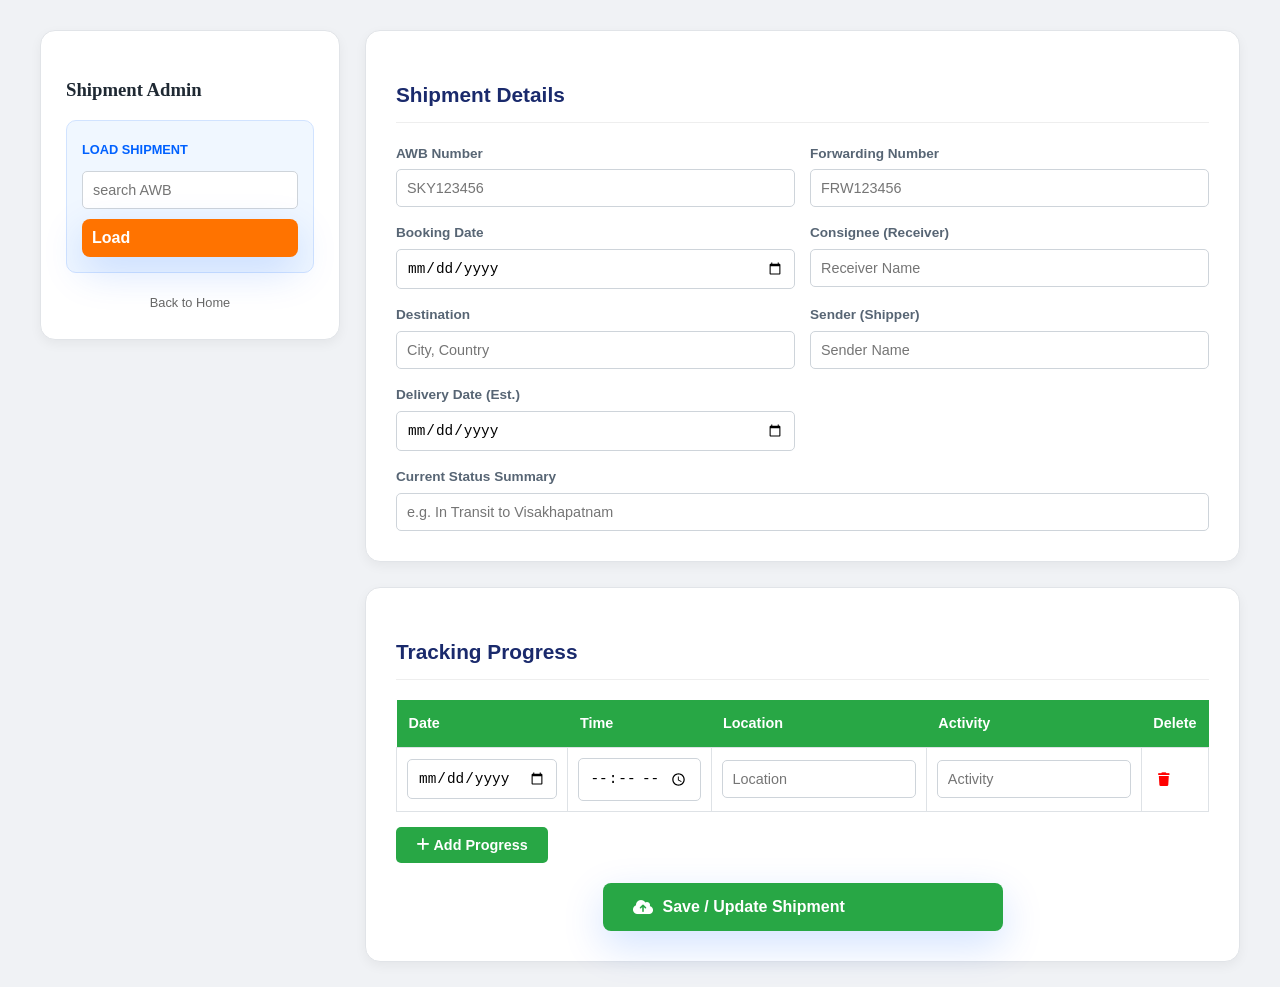
<file: admin.html>
<!DOCTYPE html>
<html lang="en">
<head>
<meta charset="utf-8">
<meta name="viewport" content="width=device-width,initial-scale=1" />
<title>Shipment Admin | SKY EXPRESS</title>

<link rel="stylesheet" href="style.css">
<link rel="stylesheet" href="https://cdnjs.cloudflare.com/ajax/libs/font-awesome/6.5.0/css/all.min.css"/>

<style>
body { padding:30px 20px; background:#f0f2f5; font-family:'Plus Jakarta Sans',sans-serif; }

.admin-container{
max-width:1200px;
margin:0 auto;
display:grid;
grid-template-columns:300px 1fr;
gap:25px;
}

.sidebar{
background:#fff;
padding:25px;
border-radius:15px;
box-shadow:0 4px 12px rgba(0,0,0,0.05);
height:fit-content;
border:1px solid #e1e4e8;
}

.search-group{
background:#f0f7ff;
padding:15px;
border-radius:10px;
border:1px solid #d1e3ff;
}

.card{
background:#fff;
padding:30px;
border-radius:15px;
box-shadow:0 4px 12px rgba(0,0,0,0.05);
margin-bottom:25px;
border:1px solid #e1e4e8;
}

.card-title{
font-family:'Outfit',sans-serif;
font-size:1.3rem;
margin-bottom:20px;
color:#1a2a6c;
border-bottom:1px solid #eee;
padding-bottom:10px;
}

.form-grid{
display:grid;
grid-template-columns:repeat(2,1fr);
gap:15px;
}

.form-group label{
display:block;
font-size:0.85rem;
font-weight:700;
color:#576574;
margin-bottom:5px;
}

input,select,textarea{
width:100%;
padding:10px;
border:1px solid #ced4da;
border-radius:5px;
font-size:0.9rem;
}

.progress-table{
width:100%;
border-collapse:collapse;
margin-top:15px;
}

.progress-table th{
background:#28a745;
color:white;
padding:12px;
text-align:left;
font-size:0.9rem;
}

.progress-table td{
padding:10px;
border:1px solid #dee2e6;
}

.btn-add{
background:#28a745;
color:white;
border:none;
padding:10px 20px;
border-radius:5px;
cursor:pointer;
margin-top:15px;
font-weight:600;
font-size:0.9rem;
}

.btn-main{
border:none;
color:white;
cursor:pointer;
border-radius:8px;
padding:15px 30px;
font-weight:700;
transition:all 0.3s ease;
font-size:1rem;
}

.btn-main:disabled{
opacity:0.5;
cursor:not-allowed;
}

.save-section{
text-align:center;
margin-top:20px;
}

@media(max-width:992px){
.admin-container{grid-template-columns:1fr;}
}

@media(max-width:768px){
.form-grid{grid-template-columns:1fr;}
.progress-table thead{display:none;}

.progress-table,
.progress-table tbody,
.progress-table tr,
.progress-table td{
display:block;
width:100%;
}

.progress-table tr{
margin-bottom:20px;
border:1px solid #28a745;
border-radius:10px;
padding:10px;
background:#fdfdfd;
}

.progress-table td{
border:none;
padding:5px 0;
position:relative;
padding-left:85px;
}

.progress-table td::before{
position:absolute;
left:0;
font-weight:800;
font-size:0.7rem;
color:#28a745;
text-transform:uppercase;
top:15px;
}

.progress-table td:nth-of-type(1)::before{content:"Date:";}
.progress-table td:nth-of-type(2)::before{content:"Time:";}
.progress-table td:nth-of-type(3)::before{content:"Location:";}
.progress-table td:nth-of-type(4)::before{content:"Activity:";}
}
</style>
</head>

<body>

<div class="admin-container">

<aside class="sidebar">

<h3 style="margin-bottom:15px;font-family:'Outfit';">Shipment Admin</h3>

<div class="search-group">

<label style="font-size:0.8rem;font-weight:800;color:#0061ff;">LOAD SHIPMENT</label>

<input type="text" id="searchId" placeholder="search AWB" style="margin:10px 0;">

<button id="loadBtn"
onclick="loadShipment()"
class="btn-main"
style="background:#ff7300;width:100%;padding:10px;">
Load
</button>

</div>

<a href="index.html"
style="display:block;margin-top:20px;text-align:center;text-decoration:none;font-size:0.8rem;color:#666;">
Back to Home
</a>

</aside>


<main>

<section class="card">

<h2 class="card-title">Shipment Details</h2>

<div class="form-grid">

<div class="form-group">
<label>AWB Number</label>
<input type="text" id="shipId" placeholder="SKY123456">
</div>

<div class="form-group">
<label>Forwarding Number</label>
<input type="text" id="forwardingNumber" placeholder="FRW123456">
</div>

<div class="form-group">
<label>Booking Date</label>
<input type="date" id="bookingDate">
</div>

<div class="form-group">
<label>Consignee (Receiver)</label>
<input type="text" id="consignee" placeholder="Receiver Name">
</div>

<div class="form-group">
<label>Destination</label>
<input type="text" id="dest" placeholder="City, Country">
</div>

<div class="form-group">
<label>Sender (Shipper)</label>
<input type="text" id="sender" placeholder="Sender Name">
</div>

<div class="form-group">
<label>Delivery Date (Est.)</label>
<input type="date" id="deliveryDate">
</div>

<div class="form-group" style="grid-column:span 2;">
<label>Current Status Summary</label>
<input type="text" id="currentSummary" placeholder="e.g. In Transit to Visakhapatnam">
</div>

</div>
</section>


<section class="card">

<h2 class="card-title">Tracking Progress</h2>

<table class="progress-table">
<thead>
<tr>
<th>Date</th>
<th>Time</th>
<th>Location</th>
<th>Activity</th>
<th>Delete</th>
</tr>
</thead>

<tbody id="progressBody"></tbody>
</table>

<button class="btn-add" onclick="addRow()">
<i class="fas fa-plus"></i> Add Progress
</button>

<div class="save-section">
<button id="saveBtn"
onclick="saveShipment()"
class="btn-main"
style="background:#28a745;width:100%;max-width:400px;">
<i class="fas fa-cloud-upload-alt"></i>
Save / Update Shipment
</button>
</div>

</section>
</main>
</div>


<script>

const SCRIPT_URL="https://script.google.com/macros/s/AKfycbyTowBhmWH_zFm6Q9C_0Ew1ZLkuHrhf8JWgwqgmCFawi7W6SQUEcbPEVK7id-HmnqK2/exec";

/* AUTO STATUS UPDATE */

function updateCurrentStatus(){

const rows=document.querySelectorAll("#progressBody tr");

if(rows.length===0)return;

const lastRow=rows[rows.length-1];

const location=lastRow.querySelector(".p-loc").value;
const activity=lastRow.querySelector(".p-act").value;

if(location && activity){

document.getElementById("currentSummary").value=
activity+" at "+location;

}

}


/* ADD ROW */

function addRow(date='',time='',loc='',act=''){

const tbody=document.getElementById('progressBody');

const row=document.createElement('tr');

row.innerHTML=`
<td><input type="date" class="p-date" value="${date}"></td>
<td><input type="time" class="p-time" value="${time}"></td>
<td><input type="text" class="p-loc" value="${loc}" placeholder="Location" oninput="updateCurrentStatus()"></td>
<td><input type="text" class="p-act" value="${act}" placeholder="Activity" oninput="updateCurrentStatus()"></td>
<td><button onclick="this.parentElement.parentElement.remove();updateCurrentStatus()" style="color:red;background:none;border:none;cursor:pointer;"><i class="fas fa-trash"></i></button></td>
`;

tbody.appendChild(row);

updateCurrentStatus();

}


/* SAVE SHIPMENT */

async function saveShipment(){

const id=document.getElementById('shipId').value.toUpperCase().trim();

if(!id)return alert("AWB Number required!");

const btn=document.getElementById('saveBtn');

const originalText=btn.innerHTML;

btn.innerHTML='<i class="fas fa-spinner fa-spin"></i> Syncing with Google Sheets...';

btn.disabled=true;

const progress=[];

document.querySelectorAll('#progressBody tr').forEach(row=>{

const dateVal=row.querySelector('.p-date').value;

if(dateVal){

progress.push({
date:dateVal,
time:row.querySelector('.p-time').value,
loc:row.querySelector('.p-loc').value,
act:row.querySelector('.p-act').value
});

}

});

const shipmentData={
id:id,
forwardingNumber:document.getElementById('forwardingNumber').value,
bookingDate:document.getElementById('bookingDate').value,
consignee:document.getElementById('consignee').value,
dest:document.getElementById('dest').value,
sender:document.getElementById('sender').value,
deliveryDate:document.getElementById('deliveryDate').value,
status:document.getElementById('currentSummary').value,
history:progress
};

try{

await fetch(SCRIPT_URL,{
method:'POST',
mode:'no-cors',
cache:'no-cache',
body:JSON.stringify(shipmentData)
});

alert("Shipment "+id+" has been sent to the Cloud!");

}catch(e){

alert("Error connecting to Google Sheets");

}

finally{

btn.innerHTML=originalText;
btn.disabled=false;

}

}


/* LOAD SHIPMENT */

async function loadShipment(){

const id=document.getElementById('searchId').value.toUpperCase().trim();

if(!id)return alert("Enter AWB Number");

const btn=document.getElementById('loadBtn');

btn.innerText="Searching...";
btn.disabled=true;

try{

const response=await fetch(`${SCRIPT_URL}?id=${id}`);
const data=await response.json();

if(data.error){

alert("AWB Not Found in Google Sheets.");

}else{

document.getElementById('shipId').value=id;
document.getElementById('forwardingNumber').value=data.forwardingNumber||'';
document.getElementById('bookingDate').value=data.bookingDate||'';
document.getElementById('consignee').value=data.consignee||'';
document.getElementById('dest').value=data.dest||'';
document.getElementById('sender').value=data.sender||'';
document.getElementById('deliveryDate').value=data.deliveryDate||'';
document.getElementById('currentSummary').value=data.status||'';

const tbody=document.getElementById('progressBody');
tbody.innerHTML='';

if(data.history && Array.isArray(data.history)){
data.history.forEach(h=>addRow(h.date,h.time,h.loc,h.act));
}

if(tbody.innerHTML==='')addRow();

alert("Data Retrieved!");

}

}catch(e){

alert("Could not load data.");

}

finally{

btn.innerText="Load";
btn.disabled=false;

}

}

addRow();

</script>

</body>
</html>
</file>
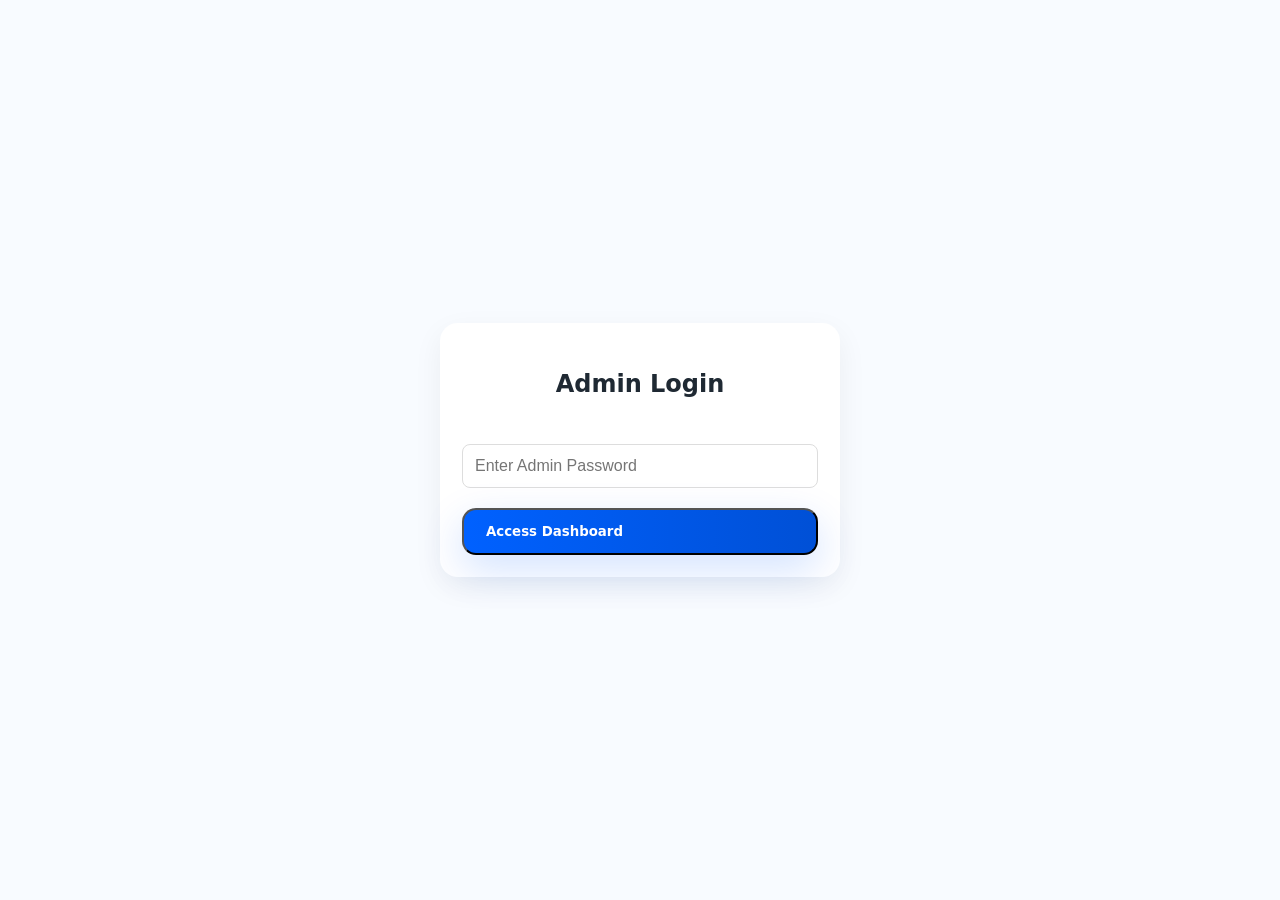
<file: login.html>
<!DOCTYPE html>
<html lang="en">
<head>
  <meta charset="utf-8">
  <title>Admin Login | SKY EXPRESS</title>
  <link rel="stylesheet" href="style.css">
</head>
<body style="background: #f8fbff; display: flex; align-items: center; justify-content: center; height: 100vh;">
  <div class="pickup-form-container" style="max-width: 400px; width: 90%;">
    <h2 style="text-align: center;">Admin Login</h2>
    <input type="password" id="adminPass" placeholder="Enter Admin Password" style="width: 100%; padding: 12px; margin: 20px 0; border: 1px solid #ddd; border-radius: 8px;">
    <button onclick="checkLogin()" class="btn-main" style="width: 100%;">Access Dashboard</button>
  </div>

  <script>
    function checkLogin() {
      const pass = document.getElementById('adminPass').value;
      if(pass === "admin123") { // YOU CAN CHANGE THIS PASSWORD
        sessionStorage.setItem('isAdmin', 'true');
        window.location.href = 'admin.html';
      } else {
        alert("Incorrect Password");
      }
    }
  </script>
</body>
</html>
</file>
<file: style.css>
/* SKY EXPRESS — VISUAL WONDER UI (single-file stylesheet)
   Copy and paste this entire file as style.css
   Includes: responsive layout, hero background (webp + jpg fallback),
   loader, navbar, mobile menu, hero image stack, services, why-us,
   pickup form, map, footer, animations, accessibility, and micro-interactions.
*/

/* =========================
   Root variables & reset
   ========================= */
:root {
  --primary: #0061ff;
  --primary-600: #0050d6;
  --accent: #ff7300;
  --accent-soft: rgba(255, 115, 0, 0.10);
  --bg: #f8fbff;
  --card: #ffffff;
  --muted: #576574;
  --navy: #07101d;
  --glass: rgba(255, 255, 255, 0.72);
  --shadow-soft: 0 10px 30px rgba(2, 6, 23, 0.06);
  --shadow-strong: 0 20px 40px rgba(2, 6, 23, 0.12);
  --radius-lg: 28px;
  --radius-md: 14px;
  --max-width: 1200px;
  --ease: cubic-bezier(0.165, 0.84, 0.44, 1);
  --duration-fast: 220ms;
  --duration-med: 420ms;
  --duration-slow: 900ms;
  --glass-border: rgba(255, 255, 255, 0.35);
  --focus-ring: rgba(0, 97, 255, 0.14);
}

/* Reset */
* {
  box-sizing: border-box;
}

html, body {
  height: 100%;
}

body {
  margin: 0;
  font-family: 'Plus Jakarta Sans', system-ui, -apple-system, Segoe UI, Roboto, "Helvetica Neue", Arial;
  background: var(--bg);
  color: #1f2933;
  line-height: 1.6;
  -webkit-font-smoothing: antialiased;
  -moz-osx-font-smoothing: grayscale;
  overflow-x: hidden;
}

img {
  max-width: 100%;
  height: auto;
  display: block;
}

a {
  color: inherit;
  text-decoration: none;
}

button {
  font-family: inherit;
  cursor: pointer;
}

/* Centering container */
.centered-container {
  max-width: var(--max-width);
  margin: 0 auto;
  padding: 0 20px;
}

/* Accessibility helpers */
.sr-only {
  position: absolute !important;
  height: 1px;
  width: 1px;
  overflow: hidden;
  clip: rect(1px, 1px, 1px, 1px);
  white-space: nowrap;
  border: 0;
  padding: 0;
  margin: -1px;
}

.sr-only-focusable:focus {
  position: static;
  height: auto;
  width: auto;
  overflow: visible;
  clip: auto;
  white-space: normal;
}

/* Reduced motion */
@media (prefers-reduced-motion: reduce) {
  :root {
    --duration-fast: 1ms;
    --duration-med: 1ms;
    --duration-slow: 1ms;
  }
  * {
    animation-duration: 0.001ms !important;
    transition-duration: 0.001ms !important;
    scroll-behavior: auto !important;
  }
}

/* =========================
   Loader
   ========================= */
#loader-wrapper {
  position: fixed;
  inset: 0;
  background: var(--card);
  z-index: 9999;
  display: flex;
  flex-direction: column;
  justify-content: center;
  align-items: center;
  transition: opacity .6s ease, visibility .6s ease;
}

.loader-logo {
  font-family: 'Outfit', sans-serif;
  font-size: 2.4rem;
  font-weight: 900;
  color: var(--primary);
  letter-spacing: 4px;
  margin-bottom: 18px;
}

.loader-line {
  width: 220px;
  height: 4px;
  background: #eef2f7;
  border-radius: 10px;
  position: relative;
  overflow: hidden;
}

.loader-line::after {
  content: '';
  position: absolute;
  left: -100%;
  width: 100%;
  height: 100%;
  background: linear-gradient(90deg, var(--accent), var(--primary));
  animation: slideLoader 1.6s infinite linear;
}

@keyframes slideLoader {
  to {
    left: 100%;
  }
}

/* =========================
   Navbar
   ========================= */
#navbar {
  position: fixed;
  top: 0;
  left: 0;
  right: 0;
  z-index: 1200;
  padding: 18px 0;
  transition: all var(--duration-med) var(--ease);
  background: transparent;
}

#navbar.scrolled {
  background: linear-gradient(180deg, rgba(255,255,255,0.92), rgba(255,255,255,0.86));
  backdrop-filter: blur(10px);
  box-shadow: var(--shadow-soft);
  padding: 10px 0;
  border-bottom: 1px solid var(--glass-border);
}

.nav-inner {
  display: flex;
  align-items: center;
  justify-content: space-between;
  gap: 16px;
  max-width: var(--max-width);
  margin: 0 auto;
  padding: 0 20px;
}

.brand {
  display: flex;
  align-items: center;
  gap: 12px;
}

.nav-logo {
  height: 48px;
  width: auto;
}

.brand-text .m-title {
  font-weight: 900;
  color: var(--primary);
  letter-spacing: 1px;
  display: block;
  line-height: 1;
}

.brand-text .s-title {
  font-size: 0.72rem;
  color: var(--accent);
  text-transform: uppercase;
  letter-spacing: 1.6px;
  font-weight: 700;
}

/* Desktop nav links */
#primary-menu {
  display: flex;
  gap: 28px;
  align-items: center;
  list-style: none;
  margin: 0;
  padding: 0;
}

#primary-menu a {
  font-weight: 700;
  color: var(--navy);
  padding: 8px 6px;
  border-radius: 10px;
  transition: color var(--duration-fast) var(--ease);
}

#primary-menu a:hover {
  color: var(--primary);
}

.cta-nav {
  background: var(--accent);
  color: #fff;
  padding: 10px 20px;
  border-radius: 999px;
  box-shadow: 0 8px 24px rgba(255,115,0,0.12);
}

/* Nav actions */
.nav-actions {
  display: flex;
  align-items: center;
  gap: 12px;
}

.phone-link {
  display: inline-flex;
  align-items: center;
  gap: 8px;
  color: var(--navy);
  font-weight: 700;
}

.btn-whatsapp {
  display: inline-flex;
  align-items: center;
  justify-content: center;
  background: #25d366;
  color: #fff;
  padding: 10px;
  border-radius: 10px;
  box-shadow: 0 8px 20px rgba(37,211,102,0.12);
}

/* Mobile hamburger */
.mobile-menu-btn {
  display: none;
  flex-direction: column;
  justify-content: space-between;
  width: 24px;
  height: 18px;
  background: none;
  border: none;
  cursor: pointer;
  padding: 0;
}

.mobile-menu-btn span {
  display: block;
  height: 3px;
  width: 100%;
  background: var(--navy);
  border-radius: 2px;
  transition: all 0.3s ease;
}

#mobile-menu-toggle.active span:nth-child(1) {
  transform: translateY(6px) rotate(45deg);
}

#mobile-menu-toggle.active span:nth-child(2) {
  opacity: 0;
}

#mobile-menu-toggle.active span:nth-child(3) {
  transform: translateY(-6px) rotate(-45deg);
}

/* Mobile menu overlay */
@media (max-width: 768px) {
  .mobile-menu-btn {
    display: inline-flex;
  }
  
  #primary-menu {
    position: fixed;
    top: 72px;
    right: 0;
    width: 320px;
    height: calc(100% - 72px);
    background: var(--card);
    flex-direction: column;
    padding: 22px;
    gap: 18px;
    transform: translateX(110%);
    transition: transform var(--duration-med) var(--ease);
    box-shadow: 0 30px 60px rgba(2, 6, 23, 0.12);
    z-index: 1300;
  }
  
  #primary-menu.open {
    transform: translateX(0);
  }
  
  .nav-actions {
    display: none;
  }
  
  .hero-right {
    order: 3;
    width: 100%;
  }
  
  .hero-left {
    order: 2;
    width: 100%;
  }
}

/* =========================
   Hero / Visual Wonder
   ========================= */
.hero-section {
  padding: 140px 0 100px;
  position: relative;
  overflow: visible;
  background: linear-gradient(rgba(255,255,255,0.92), rgba(244,247,255,0.85)),
              url('assets/hero-bg.jpg') center/cover no-repeat;
  background-attachment: fixed;
}

@supports (background-image: url("[data-uri]")) {
  .hero-section {
    background-image: linear-gradient(rgba(255,255,255,0.92), rgba(244,247,255,0.85)),
                      url('assets/hero-bg.webp');
  }
}

.hero-inner {
  display: flex;
  align-items: center;
  gap: 40px;
  max-width: var(--max-width);
  margin: 0 auto;
  padding: 0 20px;
}

.hero-left {
  flex: 1 1 480px;
  min-width: 260px;
}

.hero-right {
  flex: 0 1 100px;
  display: flex;
  justify-content: center;
  align-items: center;
  min-width: 260px;
}

/* Headline */
.hero-badge {
  display: inline-block;
  padding: 8px 18px;
  border-radius: 999px;
  background: rgba(0,97,255,0.08);
  color: var(--primary);
  font-weight: 800;
  margin-bottom: 18px;
}

h1 {
  font-family: 'Outfit', sans-serif;
  font-size: 3.2rem;
  line-height: 1.02;
  margin: 0 0 18px;
  color: var(--navy);
}

.highlight {
  background: linear-gradient(90deg, var(--primary), var(--accent));
  -webkit-background-clip: text;
  background-clip: text;
  color: transparent;
  -webkit-text-fill-color: transparent;
}

.lead {
  color: var(--muted);
  max-width: 56ch;
  margin-bottom: 20px;
}

/* CTAs */
.hero-ctas {
  display: flex;
  gap: 14px;
  flex-wrap: wrap;
}

.btn-main {
  background: linear-gradient(90deg, var(--primary), var(--primary-600));
  color: #fff;
  padding: 14px 22px;
  border-radius: 14px;
  font-weight: 900;
  box-shadow: 0 14px 40px rgba(0,97,255,0.18);
  display: inline-flex;
  align-items: center;
  gap: 10px;
  transition: transform var(--duration-fast) var(--ease);
}

.btn-main:hover {
  transform: translateY(-4px);
}

.btn-outline {
  border: 2px solid rgba(7,16,29,0.06);
  padding: 12px 18px;
  border-radius: 12px;
  color: var(--navy);
  display: inline-flex;
  align-items: center;
  gap: 10px;
  background: transparent;
}

/* Trust list */
.hero-trust {
  display: flex;
  gap: 18px;
  margin-top: 18px;
  list-style: none;
  padding: 0;
}

.hero-trust li {
  display: flex;
  align-items: center;
  gap: 10px;
  color: var(--muted);
  font-weight: 700;
}

/* Image stack and glow */
.image-stack {
  position: relative;
  width: 100%;
  max-width: 420px;
  border-radius: var(--radius-lg);
  overflow: visible;
}

.main-hero-img {
  border-radius: 20px;
  box-shadow: var(--shadow-strong);
  transform: translateZ(0);
  transition: transform var(--duration-slow) var(--ease);
}

.image-stack::before {
  content: '';
  position: absolute;
  inset: -18px;
  z-index: -1;
  border-radius: 28px;
  background: linear-gradient(135deg, rgba(0,97,255,0.06), rgba(255,115,0,0.04));
  filter: blur(18px);
  opacity: 0.95;
  pointer-events: none;
}

/* Floating stat */
.floating-stat {
  position: absolute;
  left: -18px;
  bottom: -18px;
  background: var(--card);
  padding: 14px 18px;
  border-radius: 14px;
  box-shadow: var(--shadow-soft);
  display: flex;
  flex-direction: column;
  align-items: flex-start;
  gap: 6px;
  min-width: 120px;
}

.stat-num {
  font-weight: 900;
  color: var(--primary);
  font-size: 1.6rem;
}

.stat-txt {
  font-size: 0.85rem;
  color: var(--muted);
  font-weight: 700;
}

/* =========================
   Services
   ========================= */
.services-area {
  padding: 60px 0;
  background: var(--card);
}

.section-header {
  text-align: center;
  margin-bottom: 48px;
}

.section-header h2 {
  font-family: 'Outfit', sans-serif;
  font-size: 2.2rem;
  margin-bottom: 8px;
}

.section-sub {
  color: var(--muted);
  margin-bottom: 12px;
}

.h-line {
  width: 72px;
  height: 6px;
  background: var(--accent);
  margin: 18px auto;
  border-radius: 8px;
}

.services-grid {
  display: grid;
  grid-template-columns: repeat(auto-fit, minmax(260px, 1fr));
  gap: 28px;
}

.s-card {
  background: linear-gradient(180deg, #fff, #fbfdff);
  padding: 28px;
  border-radius: 18px;
  border: 1px solid #eef4ff;
  box-shadow: var(--shadow-soft);
  transition: transform var(--duration-fast) var(--ease), box-shadow var(--duration-fast) var(--ease);
}

.s-card:hover {
  transform: translateY(-10px);
  box-shadow: var(--shadow-strong);
}

.s-icon {
  font-size: 2.4rem;
  color: var(--primary);
  margin-bottom: 12px;
}

.s-card h3 {
  margin: 0 0 8px;
  font-size: 1.1rem;
  font-weight: 800;
}

/* =========================
   Why Us
   ========================= */
.why-us-area {
  padding: 60px 0;
  background: var(--card);
}

.why-us-grid {
  display: grid;
  grid-template-columns: repeat(auto-fit, minmax(260px, 1fr));
  gap: 20px;
  margin-top: 20px;
}

.why-card {
  display: flex;
  gap: 16px;
  padding: 20px;
  border-radius: 14px;
  background: #fff;
  border: 1px solid #eef4ff;
  align-items: flex-start;
  transition: transform var(--duration-fast) var(--ease);
}

.why-card:hover {
  transform: translateY(-8px);
  box-shadow: var(--shadow-soft);
}

.why-icon {
  width: 56px;
  height: 56px;
  border-radius: 12px;
  background: var(--accent-soft);
  display: flex;
  align-items: center;
  justify-content: center;
  color: var(--accent);
  font-size: 1.2rem;
}

.why-text h4 {
  font-size: 1.05rem;
  margin: 0 0 8px;
  color: var(--navy);
  font-weight: 800;
}

.why-text p {
  margin: 0;
  color: var(--muted);
}

/* =========================
   Pickup form
   ========================= */
.pickup-area {
  padding: 100px 0;
  background: var(--bg);
}

.pickup-wrapper {
  display: grid;
  grid-template-columns: 1fr 1fr;
  gap: 60px;
  align-items: start;
}

.pickup-info h2 {
  font-size: 1.8rem;
  margin-bottom: 8px;
}

.address-box {
  margin-top: 18px;
  padding: 18px;
  border-radius: 12px;
  background: linear-gradient(180deg, rgba(255,255,255,0.02), rgba(255,255,255,0.01));
  border-left: 4px solid var(--accent);
}

.pickup-form-container {
  background: var(--card);
  padding: 22px;
  border-radius: 18px;
  box-shadow: var(--shadow-soft);
}

.form-grid {
  display: grid;
  grid-template-columns: 1fr 1fr;
  gap: 12px;
}

.form-group {
  display: flex;
  flex-direction: column;
}

label {
  font-weight: 800;
  color: var(--navy);
  margin-bottom: 8px;
}

input, select, textarea {
  padding: 12px 14px;
  border-radius: 12px;
  border: 1px solid #eef4ff;
  background: #fff;
  font-size: 1rem;
  outline: none;
  transition: box-shadow var(--duration-fast) var(--ease), border-color var(--duration-fast) var(--ease);
}

input:focus, select:focus, textarea:focus {
  box-shadow: 0 8px 30px rgba(0,97,255,0.06);
  border-color: var(--primary);
}

.form-actions {
  display: flex;
  gap: 12px;
  align-items: center;
  margin-top: 6px;
}

.btn-secondary {
  background: transparent;
  border: 1px solid #eef4ff;
  padding: 10px 14px;
  border-radius: 12px;
}

/* Form status */
.form-status {
  margin-top: 12px;
  padding: 12px;
  border-radius: 10px;
  background: rgba(0,0,0,0.03);
  color: var(--navy);
  border: 1px solid rgba(0,0,0,0.04);
}

/* =========================
   Map & Footer
   ========================= */
.map-area {
  padding: 80px 0;
  background: var(--card);
  text-align: center;
}

.map-frame {
  border-radius: 18px;
  overflow: hidden;
  box-shadow: var(--shadow-soft);
  margin-top: 18px;
}

#site-footer {
  background: #07101d;
  color: #9aa6b2;
  padding: 40px 0;
  margin-top: 40px;
}

.footer-grid {
  display: grid;
  grid-template-columns: repeat(auto-fit, minmax(220px, 1fr));
  gap: 20px;
  align-items: start;
  max-width: var(--max-width);
  margin: 0 auto;
  padding: 0 20px;
}

.footer-brand img {
  height: 44px;
  margin-bottom: 10px;
}

.footer-links ul {
  list-style: none;
  padding: 0;
  margin: 0;
}

.footer-links a {
  color: #9aa6b2;
  transition: color 0.3s ease;
}

.footer-links a:hover {
  color: #fff;
}

.footer-bottom {
  margin-top: 40px;
  text-align: center;
  color: #6f7b86;
  max-width: var(--max-width);
  margin: 40px auto 0;
  padding: 20px 20px 0;
  border-top: 1px solid rgba(255,255,255,0.1);
}

/* =========================
   Toast & small UI bits
   ========================= */
.toast {
  position: fixed;
  right: 16px;
  bottom: 16px;
  background: #0b1220;
  color: #fff;
  padding: 12px 16px;
  border-radius: 10px;
  box-shadow: 0 12px 40px rgba(2, 6, 23, 0.28);
  transform: translateY(12px);
  opacity: 0;
  transition: opacity .28s var(--ease), transform .28s var(--ease);
  z-index: 1400;
}

.toast.show {
  opacity: 1;
  transform: translateY(0);
}

.submit-wa[aria-busy="true"] {
  opacity: 0.7;
  pointer-events: none;
}

/* Spinner for buttons */
.fa-circle-notch.fa-spin {
  animation: fa-spin 1s linear infinite;
}

@keyframes fa-spin {
  to {
    transform: rotate(360deg);
  }
}

/* =========================
   Floating Contacts
   ========================= */
.floating-contacts {
  position: fixed;
  right: 20px;
  bottom: 20px;
  display: flex;
  flex-direction: column;
  gap: 12px;
  z-index: 9999;
}

.contact-btn {
  display: flex;
  align-items: center;
  justify-content: center;
  width: 48px;
  height: 48px;
  border-radius: 50%;
  color: #fff;
  font-size: 20px;
  text-decoration: none;
  box-shadow: 0 4px 12px rgba(0,0,0,0.2);
  transition: transform 0.2s ease;
}

.contact-btn:hover {
  transform: scale(1.1);
}

/* Individual colors */
.phone-btn {
  background: #0061ff;
}

.mail-btn {
  background: #ff9800;
}

.whatsapp-btn {
  background: #25d366;
}

/* =========================
   Responsive adjustments
   ========================= */

/* Mobile fallback: smaller image and remove fixed attachment */
@media (max-width: 768px) {
  .hero-section {
    background-image: linear-gradient(rgba(255,255,255,0.96), rgba(244,247,255,0.95)),
                      url('assets/hero-bg-mobile.jpg');
    background-attachment: scroll;
    padding: 80px 0 60px;
  }
  
  .mobile-menu-btn {
    display: inline-flex;
  }
  
  #primary-menu {
    position: fixed;
    top: 72px;
    right: 0;
    width: 320px;
    height: calc(100% - 72px);
    background: var(--card);
    flex-direction: column;
    padding: 22px;
    gap: 18px;
    transform: translateX(110%);
    transition: transform var(--duration-med) var(--ease);
    box-shadow: 0 30px 60px rgba(2, 6, 23, 0.12);
    z-index: 1300;
  }
  
  #primary-menu.open {
    transform: translateX(0);
  }
  
  .nav-actions {
    display: none;
  }
  
  .hero-right {
    order: 3;
    width: 100%;
  }
  
  .hero-left {
    order: 2;
    width: 100%;
  }
  
  .hero-inner {
    flex-direction: column;
    align-items: stretch;
  }
  
  .hero-left, .hero-right {
    width: 100%;
  }
  
  .image-stack::before {
    display: none;
  }
  
  .nav-inner {
    padding: 0 12px;
  }
  
  .centered-container {
    padding: 0 16px;
  }
  
  /* Mobile-only login link */
  .mobile-only-login {
    display: block;
    width: 100%;
    text-align: center;
    padding: 15px 0;
    border-top: 1px solid rgba(0, 0, 0, 0.1);
    margin-top: 10px;
  }
  
  .mobile-only-login a {
    color: var(--primary) !important;
    font-weight: 800;
    font-size: 1.1rem;
  }
}

@media (max-width: 1024px) {
  h1 {
    font-size: 2.6rem;
  }
  
  .hero-inner {
    gap: 28px;
  }
  
  .pickup-wrapper {
    grid-template-columns: 1fr;
  }
  
  .form-grid {
    grid-template-columns: 1fr;
  }
  
  .services-grid {
    gap: 20px;
  }
}

@media (max-width: 480px) {
  h1 {
    font-size: 2.0rem;
  }
  
  .btn-main, .btn-outline {
    padding: 12px 16px;
    font-size: 0.95rem;
  }
  
  .main-hero-img {
    border-radius: 16px;
  }
  
  .hero-ctas {
    flex-direction: column;
  }
  
  .btn-main, .btn-outline {
    width: 100%;
    text-align: center;
    justify-content: center;
  }
  
  .floating-contacts {
    right: 10px;
    bottom: 10px;
  }
  
  .contact-btn {
    width: 40px;
    height: 40px;
    font-size: 18px;
  }
}

/* =========================
   Focus outlines & accessibility
   ========================= */
a:focus, button:focus, input:focus, select:focus, textarea:focus {
  outline: 3px solid var(--focus-ring);
  outline-offset: 3px;
  border-radius: 8px;
}

/* =========================
   Utility helpers
   ========================= */
.centered-row {
  display: flex;
  align-items: center;
  justify-content: space-between;
  gap: 12px;
}

.kv {
  font-weight: 900;
  color: var(--primary);
}

.small-muted {
  font-size: 0.9rem;
  color: var(--muted);
}

/* =========================
   Desktop specific adjustments
   ========================= */
@media (min-width: 992px) {
  .mobile-only-login {
    display: none;
  }
}
</file>
